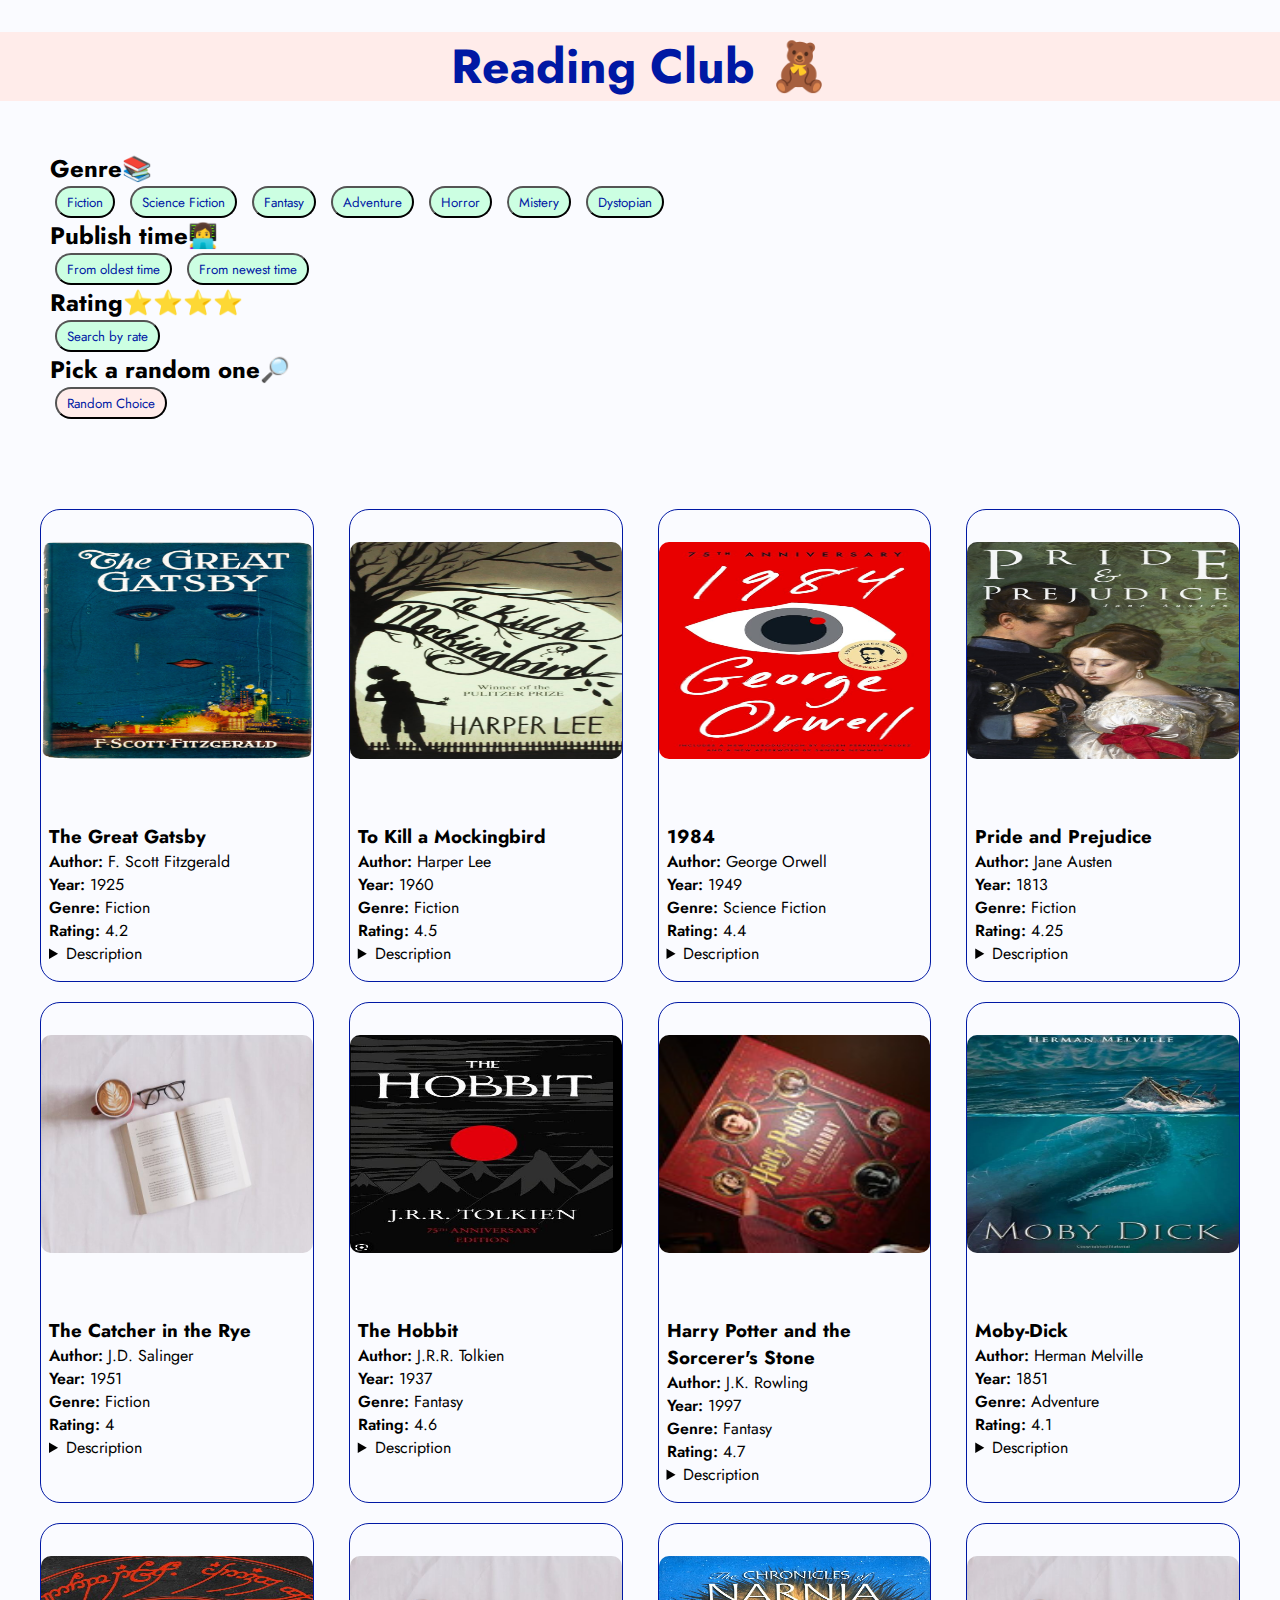
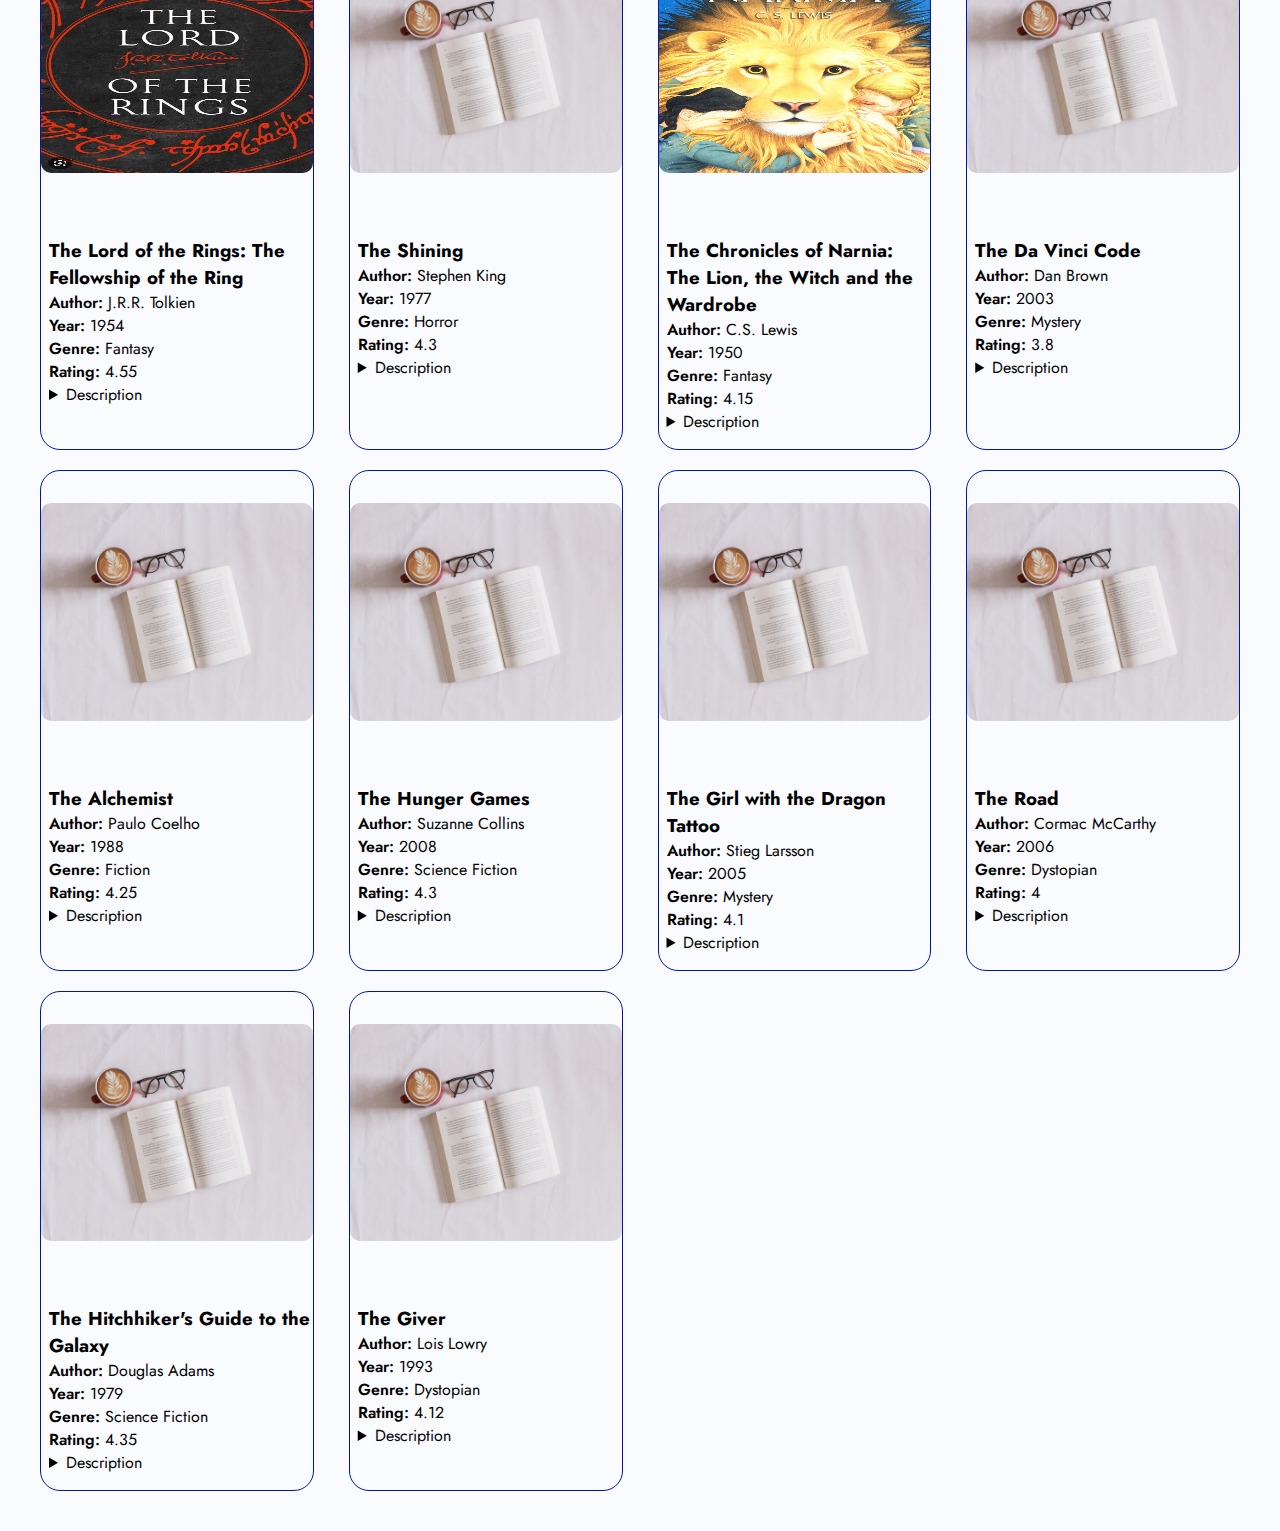
<file: index.html>
<!DOCTYPE html>
<html lang="en">
  <head>
    <link rel="preconnect" href="https://fonts.googleapis.com" />
    <link rel="preconnect" href="https://fonts.gstatic.com" crossorigin />
    <link
      href="https://fonts.googleapis.com/css2?family=Comfortaa:wght@400;700&family=Jost:ital,wght@0,100..900;1,100..900&family=Montserrat&family=Schoolbell&display=swap"
      rel="stylesheet"
    />
    <meta charset="UTF-8" />
    <meta name="viewport" content="width=device-width, initial-scale=1.0" />
    <link rel="stylesheet" href="./style.css" />
    <title>Reading Club 🧸</title>
  </head>
  <body>
    <div id="title">
      <header onclick="restartPage(this)">Reading Club 🧸</header>
    </div>
      <section id="filterBar" class="filter-bar">
        <div id="filtersOnGenre" class="filter-genre">
          <h2>Genre📚</h2>
          <button id="filterFiction">Fiction</button>
          <button id="filterScienceFiction">Science Fiction</button>
          <button id="filterFantasy">Fantasy</button>
          <button id="filterAdventure">Adventure</button>
          <button id="filterHorror">Horror</button>
          <button id="filterMystery">Mistery</button>
          <button id="filterDystopian">Dystopian</button>
        </div>
        <div id="sortByYear">
          <h2>Publish time👩‍💻</h2>
          <button id="ascending">From oldest time</button>
          <button id="descending">From newest time</button>
        </div>
        <div id="sort-by-rate">
          <h2>Rating⭐️⭐️⭐️⭐️</h2>
          <button id="from-high-rate">Search by rate</button>
        </div>
        <div id="random-button-div">
          <h2>Pick a random one🔎</h2>
          <button id="random-button">Random Choice</button>
        </div>
      </setion>  
    <script src="./script.js"></script>
  </body>
</html>
</file>
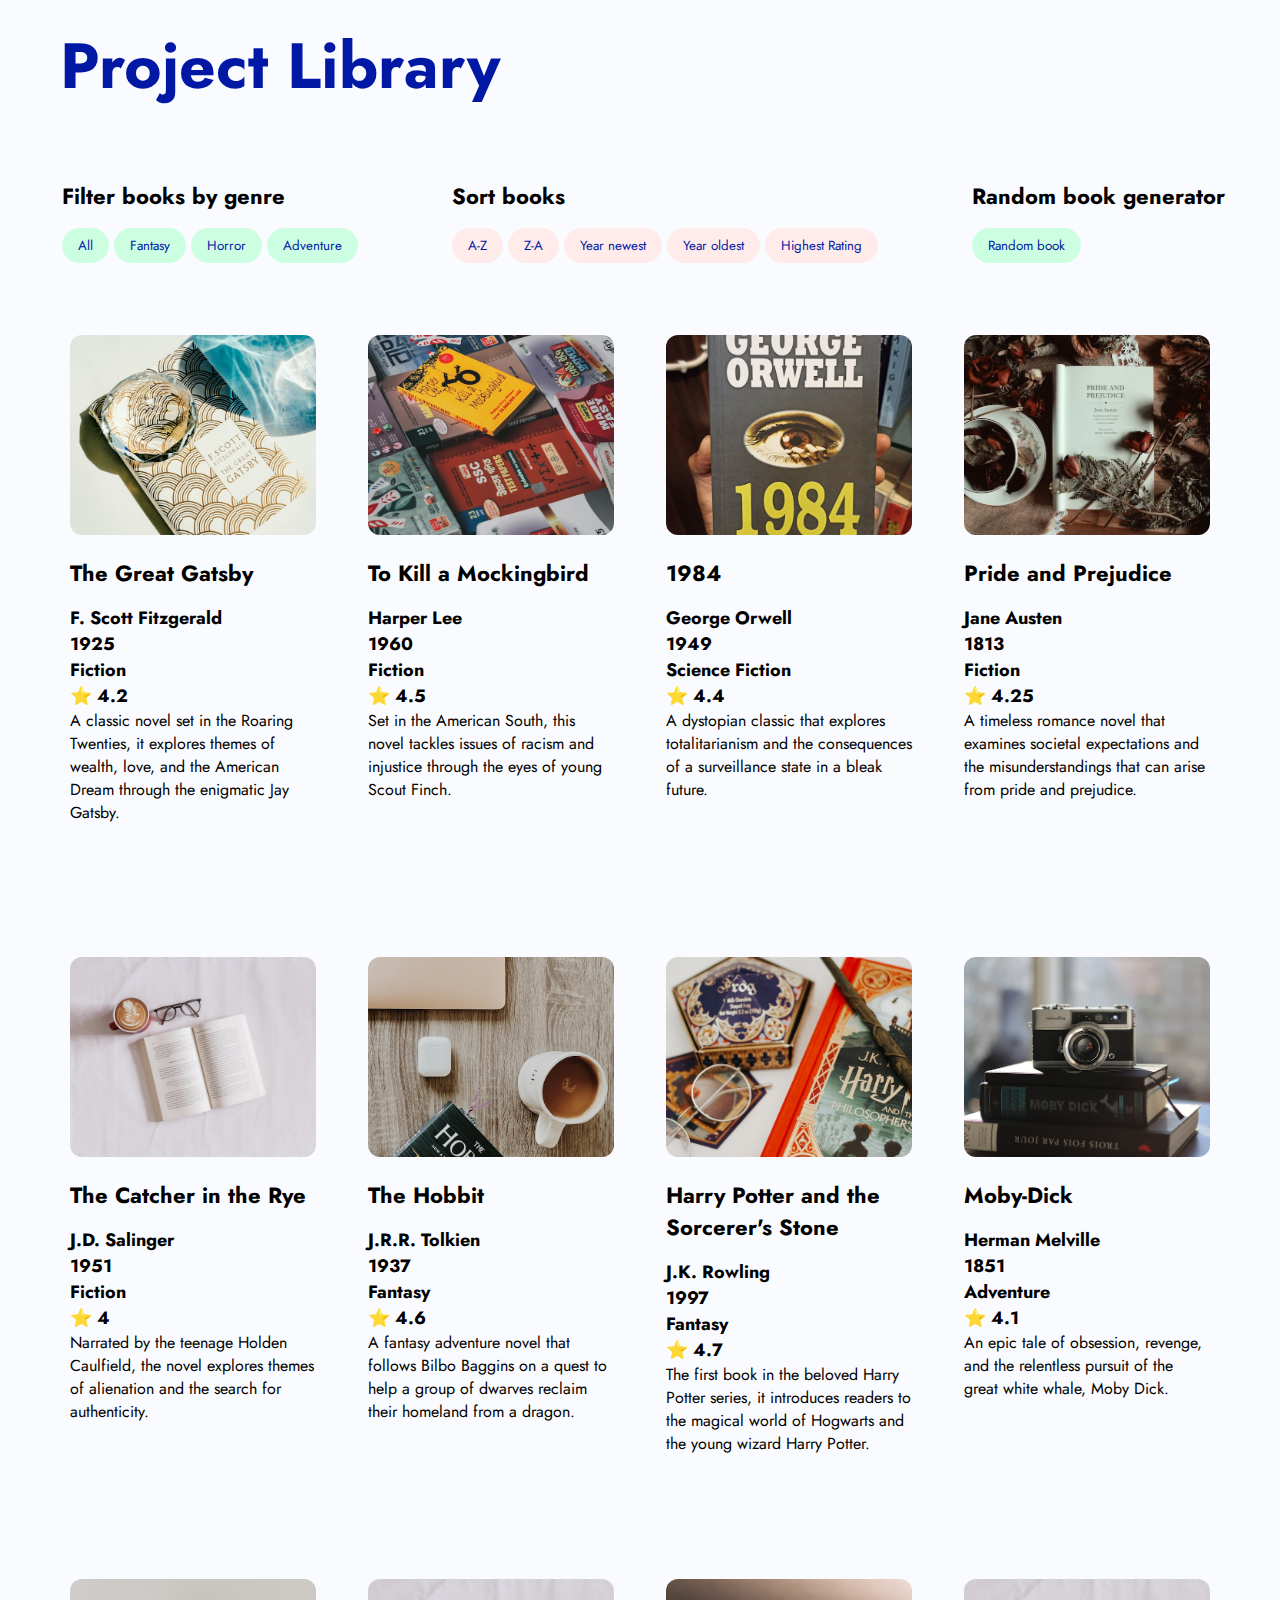
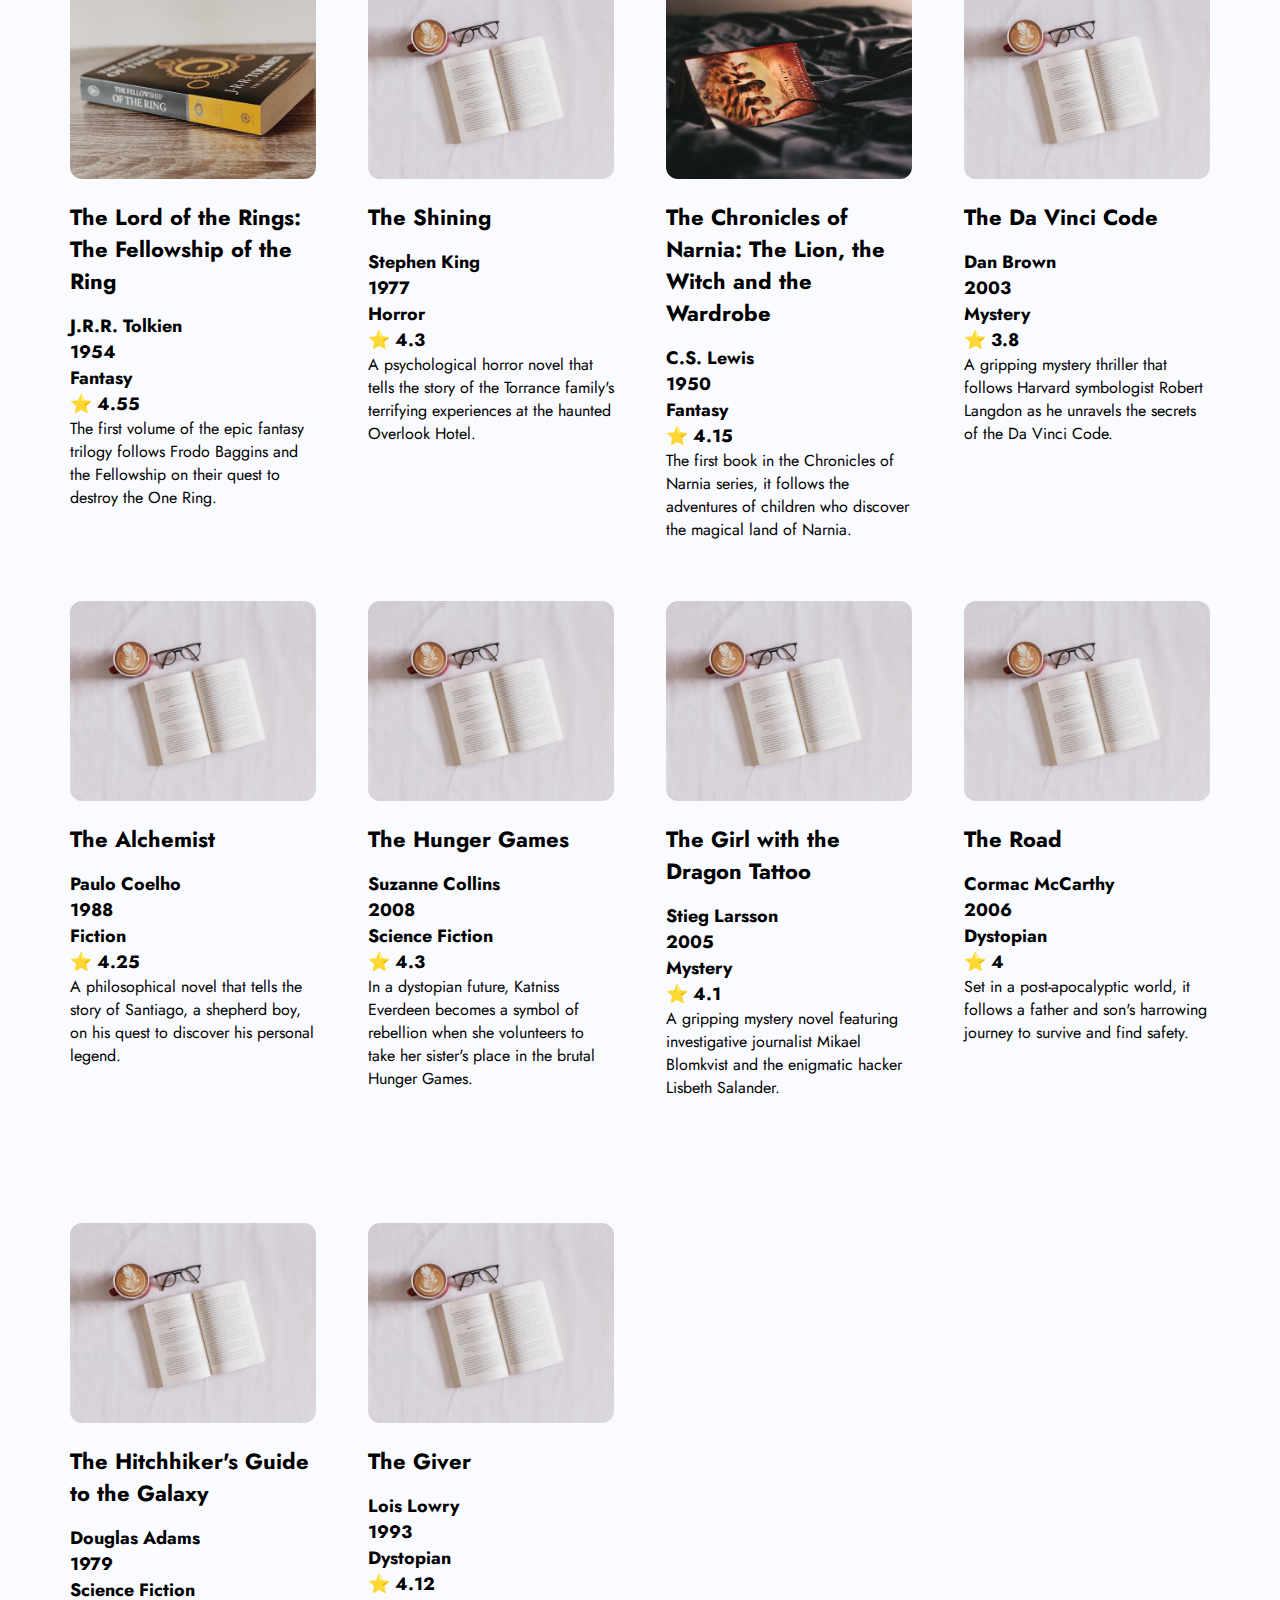
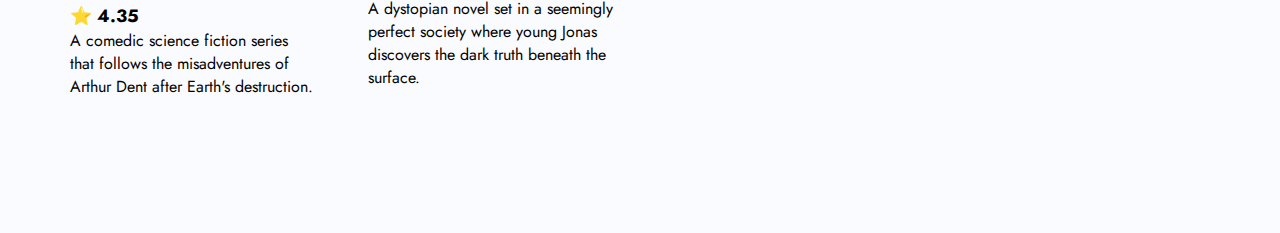
<file: code/index.html>
<!DOCTYPE html>
<html lang="en">
  <head>
    <meta charset="UTF-8" />
    <meta name="viewport" content="width=device-width, initial-scale=1.0" />
    <link rel="stylesheet" href="style.css" />
    <title>Project Library</title>
  </head>
  <body>
    <header>
      <h1>Project Library</h1>
    </header>
    <div class="wrapper">
      <div id="filter-books" class="filter-box">
        <p class="headings-top">Filter books by genre</p>
        <button id="all" class="filter-buttons">All</button>
        <button id="fantasy" class="filter-buttons">Fantasy</button>
        <button id="horror" class="filter-buttons">Horror</button>
        <button id="adventure" class="filter-buttons">Adventure</button>
      </div>
      <div id="sort-books" class="sort-box">
        <p class="headings-top">Sort books</p>
        <button id="az" class="sort-buttons">A-Z</button>
        <button id="za" class="sort-buttons">Z-A</button>
        <button id="newest" class="sort-buttons">Year newest</button>
        <button id="oldest" class="sort-buttons">Year oldest</button>
        <button id="highestRating" class="sort-buttons">Highest Rating</button>
      </div>
      <div class="random-button-box">
        <p class="headings-top">Random book generator</p>
        <button id="random">Random book</button>
      </div>
    </div>
    <div id="container"></div>
    <script src="./script.js"></script>
  </body>
</html>
</file>
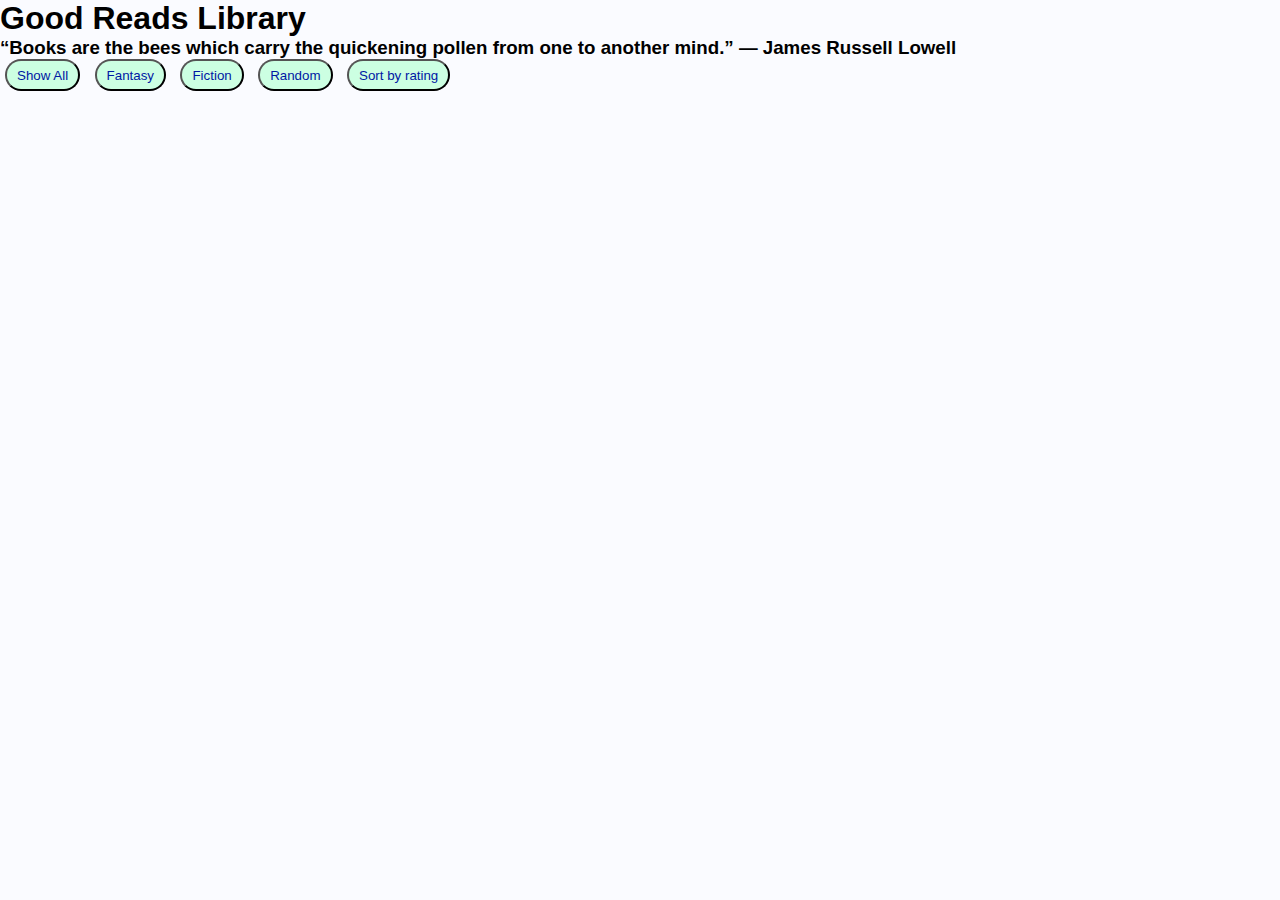
<file: index 2.html>
<!DOCTYPE html>
<html lang="en">
<head>
  <meta charset="UTF-8">
  <meta name="viewport" content="width=device-width, initial-scale=1.0">
  <link rel="stylesheet" href="./style.css" />
  <link href="https://fonts.googleapis.com/css2?family=Montserrat&display=swap" rel="stylesheet">
  <title>Project book Library</title>
</head>
<body>
  <h1>Good Reads Library</h1>
  <h3>“Books are the bees which carry the quickening pollen from one to another mind.”
    ― James Russell Lowell</h3>

  
  <div id="buttons-container">
    <button id="all" class="btn">Show All</button>
    <button id="fantasy" class="btn">Fantasy</button>
    <button id="fiction" class="btn">Fiction</button> 
    <button id="show-random" class="btn">Random</button>
    <button id="sorting" class="btn">Sort by rating</button>

  </div>
  
  
  <div id="card-grid"></div>
  <script src="./script.js"></script>
</body>
</html>
</file>
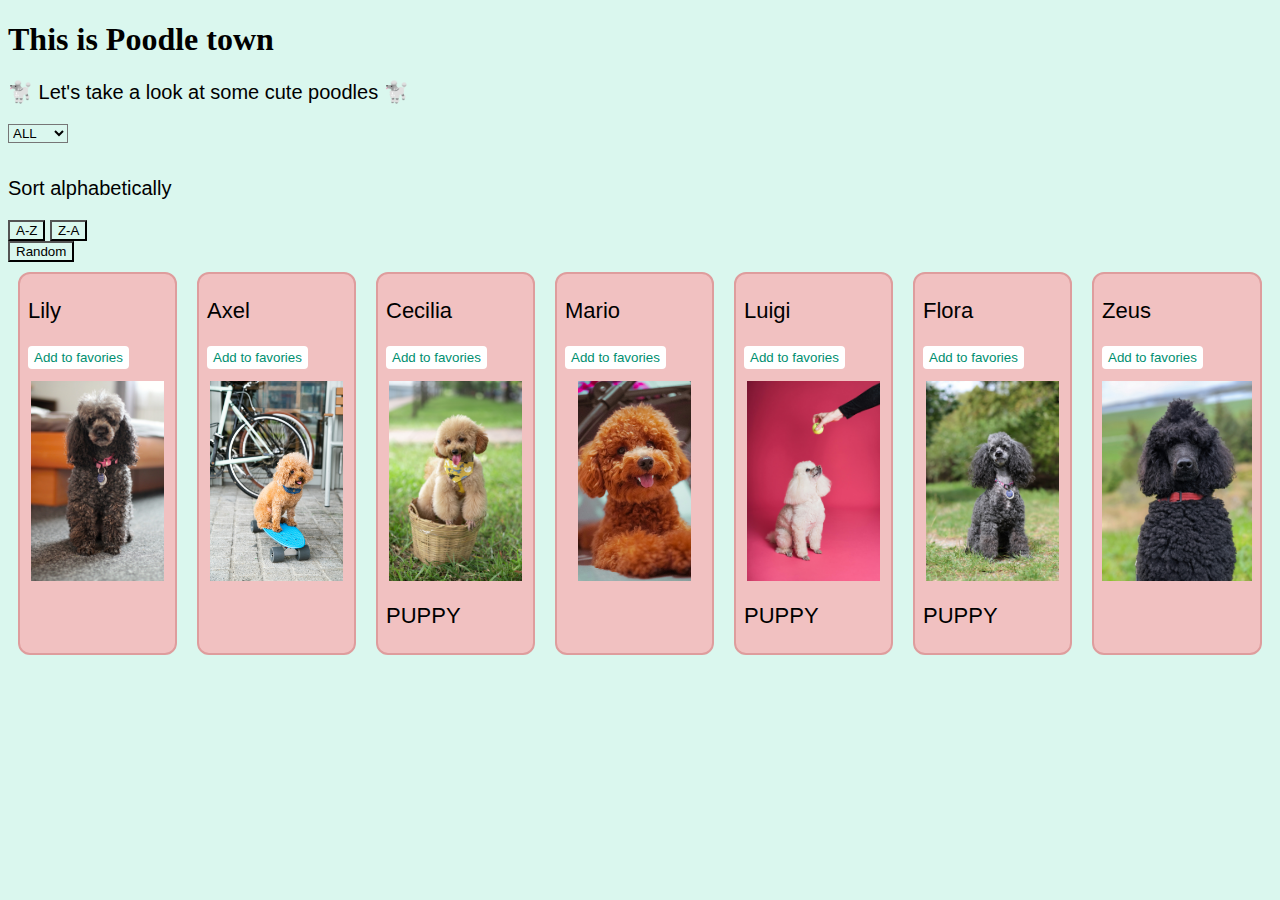
<file: index-cheat.html>
<!DOCTYPE html>
<html lang="en">

<head>
  <meta charset="UTF-8">
  <meta name="viewport" content="width=device-width, initial-scale=1.0">
  <title>Dogs book</title>
  <link rel="stylesheet" href="style-cheat.css">
</head>

<body>
  <h1>This is Poodle town</h1>
  <p>🐩 Let's take a look at some cute poodles 🐩</p>

  <select id="filterDropdown">
    <option value="all">ALL</option>
    <option value="brown">Brown</option>
    <option value="black">Black</option>
    <option value="white">White</option>
    <option value="beige">Beige</option>
    <option value="grey">Grey</option>
  </select>
  <div>
    <p>Sort alphabetically</p>
    <button id="az">A-Z</button>
    <button id="za">Z-A</button>
  </div>
  <div>
    <button id="random">Random</button>
  </div>
  <section id="container">
  </section>

  <section id="favorites">
  </section>

  <script src="script-cheat.js"></script>
</body>

</html>
</file>
<file: style.css>
body {
  background-color: #FAFBFF;
}

* {
  box-sizing: border-box;
  margin: 0;
  padding: 0;
  font-family: "Jost", sans-serif;
}

.filter-bar {
  display: flex;
  flex-direction: column;
  justify-content: space-evenly;
  padding: 50px;
}

header {
  text-align: center;
  font-size: 3rem;
  font-weight: 700;
  background-color: #FFECEA;
  color: #0018a4;
}

#title {
  margin-top: 2rem;
}

.gallery-wrapper {
  display: grid;
  grid-template-columns: repeat(4, 1fr);
  column-gap: 35px;
  row-gap: 20px;
  margin: 40px 40px 40px 40px;
} 

.card-wrapper {
  display: flex;
  flex-direction: column;
  justify-content: flex-start;
  max-width: 100%;
  padding: 16px, 16px, 24px, 16px;
  box-sizing: border-box;
  border-radius: 20px;
  border: solid 1px #0018A4;
  cursor: pointer; 
}

.card-wrapper:hover {
  border-radius: 20px;
  border: solid 2px #0018A4;
}

img {
  max-width: 100%;
  aspect-ratio: 5 / 4;
  border-radius: 10px;
  margin-top: 2rem;
  margin-bottom: 2rem;
}

.detail-content {
  margin-bottom: 1rem;
  margin-left: 0.5rem;
}

span {
  font-weight: 600;
}

button {
  border-radius: 20px;
  height:2rem;
  padding: 0 10px;
  margin: 0 5px;
  cursor: pointer;
  background-color: #CCFFE2;
  color: #0018A4;
}

button:hover {
  background-color: #0018A4;
  color: #FAFBFF ;
}

#random-button{
  background-color: #FFECEA;
  color:#0018A4;
}
 
#random-button:hover{
  background-color: #FF6589;
  color:#FAFBFF;
}

header:hover{
  cursor: pointer;
}

@media only screen and (max-width:500px) {
  .gallery-wrapper {
    display: flex;
    flex-direction: column;  
  }
}

@media (min-width: 501px) and (max-width: 1200px) {
  .gallery-wrapper{
    grid-template-columns: auto auto;
  }
}
</file>
<file: code/style.css>
@import url("https://fonts.googleapis.com/css2?family=Jost:ital,wght@0,100..900;1,100..900&display=swap");

* {
  font-family: "Jost", sans-serif;
  margin: 0;
  box-sizing: border-box;
  background-color: #fafbff;
}

h1 {
  color: #0018a4;
  margin: 20px;
  padding-left: 40px;
  font-size: 64px;
}

header {
  display: flex;
  justify-content: space-between;
}

.wrapper {
  display: flex;
  justify-content: flex-start;
  flex-wrap: wrap;
}

.filter-box,
.sort-box,
.random-button-box {
  margin: 2rem;
  padding-left: 30px;
}

.headings-top {
  font-size: 22px;
  font-weight: bold;
  padding: 16px 16px 16px 0px;
}

.buttons {
  height: 20px;
}

.filter-buttons:focus,
#random:focus {
  background-color: #0018a4;
  color: #ffffff;
}

.sort-buttons:focus {
  background-color: #ff6589;
  color: #ffffff;
}

.filter-buttons,
#random {
  background-color: #ccffe2;
  color: #0018a4;
  padding: 8px 16px 8px 16px;
  font-style: bold;
  border-radius: 50px;
  border: none;
}

.filter-buttons:hover,
#random:hover {
  outline: 2px solid #0018a4;
}

.sort-buttons {
  background-color: #ffecea;
  color: #0018a4;
  font-style: bold;
  padding: 8px 16px 8px 16px;
  border-radius: 50px;
  border: none;
}

.sort-buttons:hover {
  outline: 2px solid #0018a4;
  color: white;
  background-color: #ff6589;
}

.subheadings {
  font-size: 18px;
  font-weight: bold;
}

.description {
  font-size: 16px;
}

#container {
  display: grid;
  grid-template-columns: 1;
  gap: 20px;
  margin: 1.5rem;
  padding-left: 30px;
  padding-right: 30px;
}

.book-cards {
  height: 100%;
  padding: 16px 16px 24px 16px;
  border-radius: 16px;
}

.book-cards:hover {
  box-shadow: 0px 0px 30px 0px #0018a433;
  outline: 2px solid #0018a4;
}

.img-cards {
  width: 100%;
  height: 200px;
  object-fit: cover;
  border-radius: 12px;
  margin-bottom: 1rem;
}

h2 {
  font-size: 22px;
  padding-bottom: 16px;
}

@media (min-width: 667px) and (max-width: 1024px) {
  #container {
    display: grid;
    grid-template-columns: repeat(2, 1fr);
    grid-template-rows: repeat(8, 1fr);
    gap: 20px;
  }
  
  .wrapper {
    flex-wrap: wrap;
  }
}



@media (min-width: 1025px) {
  #container {
    display: grid;
    grid-template-columns: repeat(4, 1fr);
    grid-template-rows: repeat(5, 1fr);
    gap: 20px;
  }

  .wrapper {
    flex-wrap: wrap;
  }
}
</file>
<file: style-cheat.css>
* {
  background-color: rgb(218, 247, 238);
  font-family: 'Gill Sans', 'Gill Sans MT', Calibri, 'Trebuchet MS', sans-serif;
}

h1 {
  font-family: Georgia;
}

p {
  font-size: 20px;
  background-color: inherit;
}

#filterDropdown {
  margin-bottom: 14px;
}

#container {
  width: 100%;
  justify-content: center;
  display: flex;
}

.card {
  width: 180px;
  vertical-align: text-top;
  background: rgb(241, 193, 193);
  border-radius: 12px;
  border: 2px solid rgb(222, 157, 157);
  margin: 10px;
  padding: 2px 8px;
}

.card button {
  border: none;
  background-color: white;
  padding: 4px 6px;
  border-radius: 4px;
  color: rgb(0, 143, 112);
  font-style: bold;
}

.card img {
  margin: 12px auto;
  display: block;
  height: 200px;
}

.card p {
  font-size: 22px;
}
</file>
